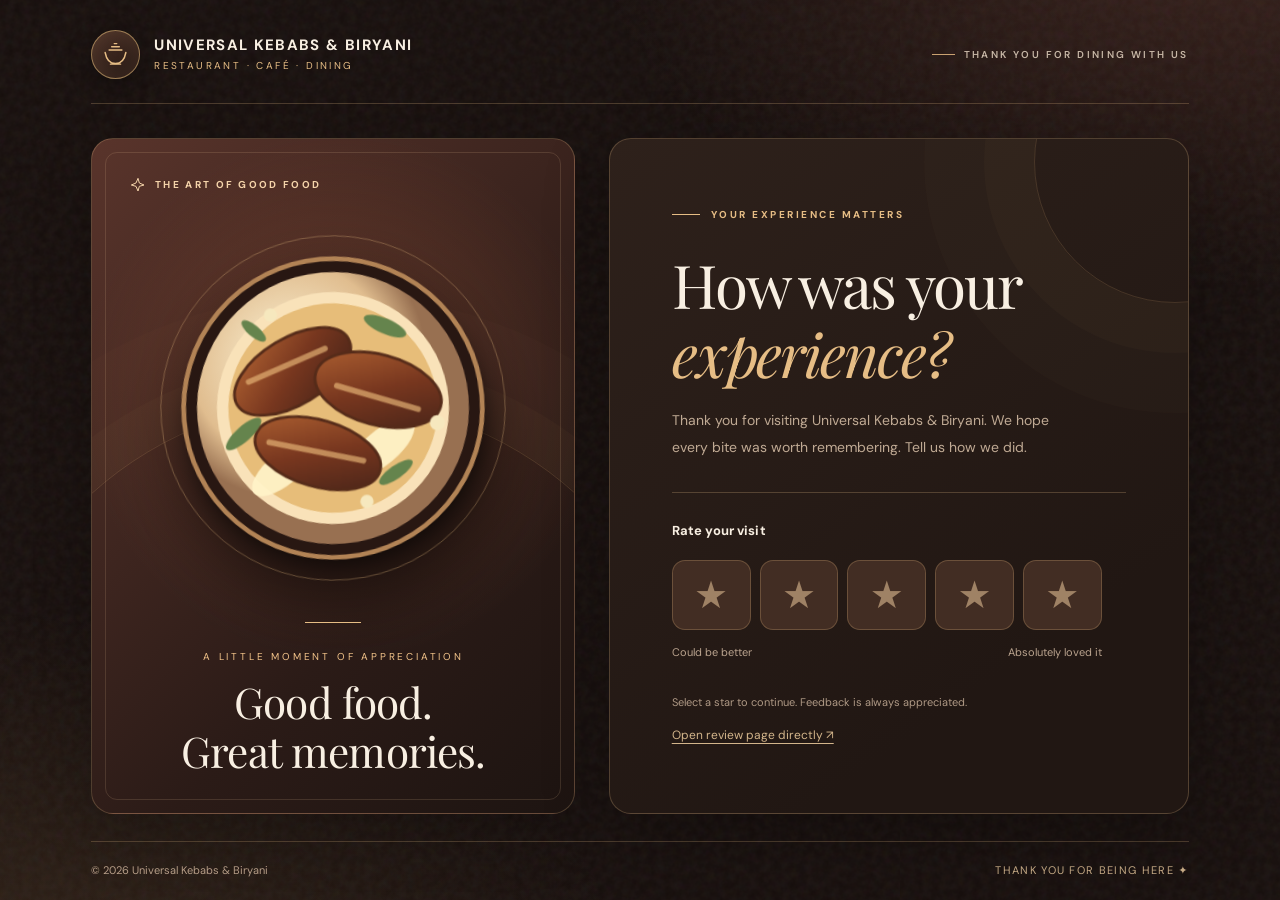
<file: index.html>
<!doctype html>
<html lang="en">
<head>
  <meta charset="utf-8" />
  <meta name="viewport" content="width=device-width,initial-scale=1,viewport-fit=cover" />
  <meta name="theme-color" content="#1a1210" />
  <meta name="description" content="Share your dining experience at Universal Kebabs & Biryani." />
  <title>Share Your Experience | Universal Kebabs & Biryani</title>
  <link rel="preconnect" href="https://fonts.googleapis.com" />
  <link rel="preconnect" href="https://fonts.gstatic.com" crossorigin />
  <link href="https://fonts.googleapis.com/css2?family=DM+Sans:wght@400;500;600;700&family=Playfair+Display:ital,wght@0,400;0,500;0,600;1,400;1,500&display=swap" rel="stylesheet" />
  <link rel="icon" type="image/svg+xml" href="data:image/svg+xml,%3Csvg xmlns='http://www.w3.org/2000/svg' viewBox='0 0 64 64'%3E%3Crect width='64' height='64' rx='14' fill='%231a1210'/%3E%3Cpath d='M15 30Q32 51 49 30' fill='none' stroke='%23dbb27b' stroke-width='5' stroke-linecap='round'/%3E%3Cpath d='M20 24h24M24 18h16' stroke='%23dbb27b' stroke-width='3' stroke-linecap='round'/%3E%3C/svg%3E" />
<style>
:root{color-scheme:dark;--ink:#170f0d;--deep:#201511;--surface:#2a1d18;--sand:#f8efe2;--muted:#c0aa94;--gold:#e6bd85;--goldDeep:#c29157;--line:rgba(240,199,141,.23);--leaf:#76896f;--focus:#f7d69e}
*{box-sizing:border-box}
html{min-height:100%;background:var(--ink);scroll-behavior:smooth}
body{min-height:100vh;margin:0;color:var(--sand);font:400 15px/1.6 'DM Sans',system-ui,sans-serif;background:radial-gradient(ellipse 70% 60% at 95% -10%,#62382e75,transparent 70%),radial-gradient(ellipse 70% 60% at 0% 110%,#48332188,transparent 70%),var(--ink);overflow-x:hidden}
button,input,textarea{font:inherit}button{cursor:pointer}button,a{-webkit-tap-highlight-color:transparent}
button:focus-visible,a:focus-visible,input:focus-visible,textarea:focus-visible{outline:3px solid var(--focus);outline-offset:3px}
::selection{background:#80542f;color:#fff}
.ambient{position:fixed;inset:0;z-index:0;pointer-events:none;opacity:.25;background-image:url("data:image/svg+xml,%3Csvg viewBox='0 0 180 180' xmlns='http://www.w3.org/2000/svg'%3E%3Cfilter id='n'%3E%3CfeTurbulence type='fractalNoise' baseFrequency='.6' numOctaves='3' stitchTiles='stitchTiles'/%3E%3C/filter%3E%3Crect width='100%25' height='100%25' filter='url(%23n)' opacity='.23'/%3E%3C/svg%3E")}
.shell{isolation:isolate;position:relative;z-index:1;max-width:1200px;min-height:100dvh;padding:30px clamp(18px,4vw,52px) 20px;margin:0 auto;display:flex;flex-direction:column}
.topbar{display:flex;align-items:center;justify-content:space-between;gap:20px;padding-bottom:24px;border-bottom:1px solid var(--line)}
.identity{display:flex;align-items:center;gap:14px;text-decoration:none;color:inherit;min-width:0}
.mark{width:49px;height:49px;flex:none;display:grid;place-items:center;border-radius:50%;border:1px solid #d7af75a3;background:linear-gradient(145deg,#4a3026,#241713);box-shadow:inset 0 0 20px #ffd09916,0 7px 23px #0005;color:var(--gold)}
.mark svg{width:31px;height:31px}
.identity-name{font-size:clamp(12px,1.4vw,15px);font-weight:700;letter-spacing:.09em;text-transform:uppercase;line-height:1.45}
.identity-type{display:block;color:var(--gold);font-size:10px;letter-spacing:.24em;margin-top:2px;text-transform:uppercase}
.top-right{font-size:10px;letter-spacing:.24em;font-weight:600;text-transform:uppercase;color:#c7b7a6;display:flex;align-items:center;gap:9px;white-space:nowrap}
.top-right:before{content:'';width:23px;height:1px;background:#c9a271}
.main{flex:1;display:grid;grid-template-columns:minmax(0,.91fr) minmax(0,1.09fr);gap:clamp(18px,2.6vw,35px);padding:clamp(20px,3vw,34px) 0 27px;min-height:650px}
.feature{position:relative;overflow:hidden;border:1px solid var(--line);border-radius:22px;background:radial-gradient(circle at 52% 38%,#8f4c3177,transparent 54%),linear-gradient(135deg,#59342b,#2b1b17 65%,#1d1411);min-height:620px;padding:clamp(26px,3vw,38px);display:flex;flex-direction:column;justify-content:space-between;box-shadow:0 20px 60px #0003}
.feature::before{content:'';inset:13px;position:absolute;border:1px solid #f3ce9f25;border-radius:12px;pointer-events:none}
.feature::after{content:'';position:absolute;border:1px solid #f0bd7c29;inset:auto -25% -46% -25%;aspect-ratio:1;border-radius:50%;box-shadow:0 0 0 43px #eac18d06,0 0 0 106px #eac18d04}
.feature-top,.feature-bottom,.food-art{position:relative;z-index:1}
.feature-top{color:#f5d4aa;font-size:10px;font-weight:700;letter-spacing:.23em;display:flex;align-items:center;gap:9px;text-transform:uppercase}
.feature-top svg{width:16px;height:16px}
.food-art{margin:1rem auto;width:min(96%,420px);filter:drop-shadow(0 36px 35px #0009);transform:rotate(-5deg);transition:transform .6s ease}
.feature:hover .food-art{transform:rotate(0deg) translateY(-5px)}
.food-art svg{display:block;width:100%;height:auto}
.feature-bottom{text-align:center}
.mini-rule{display:block;height:1px;width:56px;background:var(--gold);margin:0 auto 20px}
.feature-bottom .eyebrow{font-size:10px;letter-spacing:.28em;text-transform:uppercase;color:#f3c48a}
.feature-bottom h2{font:400 clamp(30px,3.3vw,43px)/1.15 'Playfair Display',Georgia,serif;margin:11px 0 0;letter-spacing:-.02em}
.panel{position:relative;border:1px solid var(--line);border-radius:22px;background:linear-gradient(145deg,#2e211b,#211713 75%);box-shadow:0 20px 65px #0004;padding:clamp(27px,5.2vw,62px);display:flex;align-items:center;overflow:hidden}
.panel::after{content:'';position:absolute;top:-118px;right:-128px;width:280px;height:280px;border:1px solid #e9ba7b29;border-radius:50%;box-shadow:0 0 0 50px #e9ba7b06,0 0 0 110px #e9ba7b04;pointer-events:none}
.panel-inner{width:100%;position:relative;z-index:1}
.kicker{font-size:10px;color:var(--gold);text-transform:uppercase;letter-spacing:.25em;font-weight:700;display:flex;gap:11px;align-items:center;margin:0 0 27px}
.kicker:before{content:'';background:var(--gold);height:1px;width:28px}
h1{font:400 clamp(40px,4.7vw,66px)/1.15 'Playfair Display',Georgia,serif;letter-spacing:-.035em;margin:0 0 19px}
h1 em{font-weight:400;color:var(--gold);font-style:italic}
.intro{font-size:14px;line-height:1.9;color:var(--muted);max-width:390px;margin:0 0 32px}
.separator{height:1px;background:var(--line);margin-bottom:28px}
.question{font-size:13px;font-weight:700;letter-spacing:.01em;margin:0 0 18px}
.stars{display:grid;grid-template-columns:repeat(5,minmax(0,1fr));gap:9px;max-width:430px}
.star{min-width:0;height:70px;border:1px solid #dcb27a44;background:#422d23;border-radius:13px;color:#9f8265;font-size:38px;line-height:1;display:grid;place-items:center;transition:transform .18s,background .18s,color .18s,border-color .18s,box-shadow .18s;touch-action:manipulation}
.star:hover,.star:focus-visible,.star.is-active{transform:translateY(-3px);border-color:#f6c989;color:#ffd79a;background:#593a27;box-shadow:0 7px 18px #0003}
.star:active{transform:translateY(0) scale(.96)}
.legend{display:flex;align-items:center;justify-content:space-between;gap:10px;color:#baa38e;font-size:11px;margin:14px 0 0;max-width:430px}
.minor{font-size:11px;line-height:1.8;color:#af9985;margin:31px 0 0}
.direct-link{display:inline-flex;margin-top:13px;color:#d3b58b;font-size:12px;text-underline-offset:4px}
.footer{border-top:1px solid var(--line);padding:20px 0 0;color:#b9a08a;font-size:11px;display:flex;justify-content:space-between;align-items:center;gap:18px}
.footer-right{letter-spacing:.12em;text-transform:uppercase;color:#c9ad88}
[hidden]{display:none!important}
.back{border:0;padding:3px 0;background:none;color:#e5b884;font-size:12px;font-weight:700;margin:0 0 30px;display:inline-flex;align-items:center;gap:8px}
.field{margin:0 0 17px}.field label{display:block;font-size:12px;font-weight:700;color:#f5dfc5;margin:0 0 8px}.field textarea,.field input{display:block;width:100%;padding:14px 15px;border:1px solid #d8b4865c;border-radius:11px;background:#17100e;color:#fbecda;outline:none}.field textarea{min-height:135px;resize:vertical;line-height:1.6}.field textarea::placeholder,.field input::placeholder{color:#8f7b6b}
.cta{width:100%;padding:15px 20px;min-height:51px;border-radius:11px;font-size:13px;font-weight:700;border:0;background:linear-gradient(110deg,#f0cb97,#c99963);color:#251509;box-shadow:0 10px 25px #0002}.cta:hover{filter:brightness(1.06)}.cta.alt{background:transparent;color:#f2d7b7;border:1px solid #d8b4865c;margin-top:10px;box-shadow:none}
.notice{font-size:11px;line-height:1.7;color:#baa38d;margin:14px 0 0}.status{min-height:18px;font-size:12px;color:#f0c68a;margin:14px 0 0;line-height:1.6}
.message-box{border:1px solid var(--line);background:#1b130f;border-radius:12px;padding:17px;font-size:12px;white-space:pre-wrap;overflow-wrap:anywhere;margin:20px 0;color:#e9d5bc;line-height:1.8;max-height:210px;overflow:auto}
.mini-link{display:inline-flex;color:#e5b884;margin-top:18px;font-size:12px;text-underline-offset:3px}
@media(max-width:900px){.main{grid-template-columns:1fr;gap:17px;min-height:0;padding-top:20px}.feature{min-height:175px;padding:19px 23px;display:grid;grid-template-columns:1fr 140px;gap:13px;align-items:center}.feature::before{inset:8px}.feature-top{display:none}.food-art{width:140px;grid-column:2;grid-row:1;margin:0}.feature-bottom{grid-row:1;grid-column:1;text-align:left}.mini-rule{margin:0 0 13px}.feature-bottom h2{font-size:27px}.panel{padding:clamp(28px,5vw,50px);min-height:460px}.topbar{padding-bottom:19px}}
@media(max-width:480px){.shell{padding:15px 13px 16px}.mark{height:42px;width:42px}.identity{gap:10px}.identity-name{font-size:11px;letter-spacing:.04em}.identity-type{font-size:9px;letter-spacing:.15em}.top-right{display:none}.main{padding:14px 0 20px;gap:12px}.feature{min-height:141px;padding:14px 16px;grid-template-columns:1fr 111px;border-radius:17px}.food-art{width:112px}.feature-bottom h2{font-size:23px}.feature-bottom .eyebrow{font-size:9px;letter-spacing:.14em}.feature::before{inset:7px;border-radius:10px}.panel{padding:31px 22px;min-height:unset;border-radius:17px}.kicker{margin-bottom:21px}.intro{font-size:13px;line-height:1.75;margin-bottom:26px}h1{font-size:42px}.separator{margin-bottom:24px}.star{height:59px;font-size:33px;border-radius:10px}.stars{gap:6px}.legend{font-size:10px}.minor{margin-top:23px}.footer{padding-top:16px;align-items:flex-start;flex-direction:column;gap:4px;font-size:10px}}
@media(prefers-reduced-motion:reduce){*,*:before,*:after{scroll-behavior:auto!important;transition:none!important}}
</style>
</head>
<body>
<div class="ambient" aria-hidden="true"></div>
<div class="shell">
  <header class="topbar">
    <div class="identity">
      <div class="mark" aria-hidden="true"><svg viewBox="0 0 48 48" fill="none" xmlns="http://www.w3.org/2000/svg"><path d="M8 21c2 11 8 17 16 17s14-6 16-17" stroke="currentColor" stroke-width="2.4" stroke-linecap="round"/><path d="M14 17h20M18 12h12M22 7h4" stroke="currentColor" stroke-width="2" stroke-linecap="round"/><path d="M16 39h16" stroke="currentColor" stroke-width="1.8" stroke-linecap="round"/></svg></div>
      <div><div class="identity-name">Universal Kebabs &amp; Biryani</div><span class="identity-type">Restaurant · Café · Dining</span></div>
    </div>
    <div class="top-right">Thank you for dining with us</div>
  </header>
  <main class="main">
    <aside class="feature" aria-label="Restaurant presentation">
      <div class="feature-top"><svg viewBox="0 0 24 24" fill="none" stroke="currentColor" stroke-width="1.5"><path d="M12 2l2 7 7 3-7 2-2 7-3-7-7-2 7-3z"/></svg> The art of good food</div>
      <div class="food-art" aria-hidden="true">
        <svg viewBox="0 0 410 410" xmlns="http://www.w3.org/2000/svg">
          <defs><radialGradient id="p" cx="36%" cy="32%"><stop stop-color="#fff7db"/><stop offset=".73" stop-color="#e0bd8f"/><stop offset="1" stop-color="#987051"/></radialGradient><linearGradient id="b" x1="0" y1="0" x2="1" y2="1"><stop stop-color="#b36433"/><stop offset=".5" stop-color="#78371f"/><stop offset="1" stop-color="#432218"/></linearGradient><filter id="shadow"><feGaussianBlur stdDeviation="12"/></filter></defs>
          <ellipse cx="208" cy="225" rx="155" ry="143" fill="#0008" filter="url(#shadow)"/>
          <circle cx="205" cy="205" r="181" fill="none" stroke="#e9be8459"/><circle cx="205" cy="205" r="157" fill="#281712" stroke="#b28355" stroke-width="5"/><circle cx="205" cy="205" r="143" fill="url(#p)"/><circle cx="205" cy="205" r="122" fill="#f9e2b9"/><circle cx="205" cy="205" r="110" fill="#e7bd79"/>
          <g fill="#fff3c9" opacity=".92"><ellipse cx="161" cy="150" rx="35" ry="15" transform="rotate(-35 161 150)"/><ellipse cx="252" cy="251" rx="43" ry="18" transform="rotate(-35 252 251)"/><ellipse cx="147" cy="264" rx="40" ry="17" transform="rotate(-35 147 264)"/></g>
          <g fill="url(#b)" stroke="#552b19" stroke-width="3"><ellipse cx="166" cy="163" rx="68" ry="35" transform="rotate(-26 166 163)"/><ellipse cx="254" cy="190" rx="68" ry="37" transform="rotate(20 254 190)"/><ellipse cx="185" cy="251" rx="68" ry="35" transform="rotate(21 185 251)"/></g>
          <g stroke="#e8b677" opacity=".67" stroke-width="6" stroke-linecap="round"><path d="M119 170l83-28M211 182l83 32M135 235l97 28"/></g>
          <g fill="#65844d"><ellipse cx="109" cy="224" rx="24" ry="8" transform="rotate(-37 109 224)"/><ellipse cx="267" cy="124" rx="24" ry="8" transform="rotate(28 267 124)"/><ellipse cx="265" cy="278" rx="21" ry="7" transform="rotate(-30 265 278)"/><ellipse cx="129" cy="117" rx="16" ry="6" transform="rotate(45 129 117)"/></g>
          <g fill="#f6e8be"><circle cx="148" cy="102" r="7"/><circle cx="313" cy="230" r="8"/><circle cx="232" cy="306" r="7"/></g>
        </svg>
      </div>
      <div class="feature-bottom"><span class="mini-rule"></span><span class="eyebrow">A little moment of appreciation</span><h2>Good food.<br/>Great memories.</h2></div>
    </aside>
    <section class="panel" aria-label="Customer feedback">
      <div class="panel-inner" id="ratingScreen">
        <p class="kicker">Your experience matters</p>
        <h1>How was your<br/><em>experience?</em></h1>
        <p class="intro">Thank you for visiting Universal Kebabs &amp; Biryani. We hope every bite was worth remembering. Tell us how we did.</p>
        <div class="separator"></div>
        <p class="question">Rate your visit</p>
        <div class="stars" role="group" aria-label="Rate your experience from one to five stars">
          <button class="star" type="button" data-rating="1" aria-label="1 star" aria-pressed="false">★</button>
          <button class="star" type="button" data-rating="2" aria-label="2 stars" aria-pressed="false">★</button>
          <button class="star" type="button" data-rating="3" aria-label="3 stars" aria-pressed="false">★</button>
          <button class="star" type="button" data-rating="4" aria-label="4 stars" aria-pressed="false">★</button>
          <button class="star" type="button" data-rating="5" aria-label="5 stars" aria-pressed="false">★</button>
        </div>
        <div class="legend"><span>Could be better</span><span>Absolutely loved it</span></div>
        <p class="minor">Select a star to continue. Feedback is always appreciated.</p>
        <a class="direct-link" id="openReviewAny" href="https://share.google/H53vvxT1HA1xpE5YY" rel="noopener noreferrer">Open review page directly ↗</a>
      </div>
      <div class="panel-inner" id="privateScreen" hidden>
        <button type="button" class="back" id="backToRating">← Change rating</button>
        <p class="kicker">Private message to the team</p>
        <h1>Help us make<br/><em>it better.</em></h1>
        <p class="intro">Tell us what we can improve. This message is private feedback, not a public review.</p>
        <form id="feedbackForm">
          <div class="field"><label for="message">Your feedback <span aria-hidden="true">*</span></label><textarea id="message" required maxlength="2000" placeholder="Tell us about your visit..." autocomplete="off"></textarea></div>
          <div class="field"><label for="name">Your name (optional)</label><input id="name" maxlength="100" placeholder="How should we address you?" autocomplete="name" /></div>
          <button type="submit" class="cta">Prepare private feedback →</button>
          <p class="notice">This page prepares your feedback for sharing; it does not automatically send it to the restaurant.</p>
          <p id="formStatus" class="status" role="status" aria-live="polite"></p>
        </form>
        <a class="mini-link" href="https://share.google/H53vvxT1HA1xpE5YY" rel="noopener noreferrer">Prefer to leave a public review? ↗</a>
      </div>
      <div class="panel-inner" id="shareScreen" hidden>
        <button type="button" class="back" id="backToFeedback">← Edit feedback</button>
        <p class="kicker">Your message is prepared</p>
        <h1>Thank you for<br/><em>telling us.</em></h1>
        <p class="intro">Your feedback is ready. You can share it through your device or copy and send it to the restaurant.</p>
        <div class="message-box" id="preparedMessage" role="region" aria-label="Prepared feedback text"></div>
        <button type="button" class="cta" id="shareBtn">Share feedback</button>
        <button type="button" class="cta alt" id="copyBtn">Copy message</button>
        <p class="status" id="shareStatus" role="status" aria-live="polite"></p>
        <a class="mini-link" href="https://share.google/H53vvxT1HA1xpE5YY" rel="noopener noreferrer">Or leave a public review ↗</a>
      </div>
    </section>
  </main>
  <footer class="footer"><span>© <span id="year"></span> Universal Kebabs &amp; Biryani</span><span class="footer-right">Thank you for being here ✦</span></footer>
</div>
<script>
'use strict';
// EDIT THIS VALUE to change the destination for 4- or 5-star taps.
const SETTINGS = Object.freeze({reviewURL:'https://share.google/H53vvxT1HA1xpE5YY'});
const ratingScreen=document.getElementById('ratingScreen');
const privateScreen=document.getElementById('privateScreen');
const shareScreen=document.getElementById('shareScreen');
const screens=[ratingScreen,privateScreen,shareScreen];
const stars=Array.from(document.querySelectorAll('[data-rating]'));
const messageField=document.getElementById('message');
let chosenRating=0;
let preparedText='';
function showScreen(n){screens.forEach((el,i)=>el.hidden=i!==n);window.scrollTo({top:0,behavior:'instant'});}
function highlight(n){stars.forEach((star)=>{const value=Number(star.dataset.rating);star.classList.toggle('is-active',value<=n);star.setAttribute('aria-pressed',String(value===chosenRating));});}
function chooseRating(n){chosenRating=n;highlight(n);if(n>=4){window.location.assign(SETTINGS.reviewURL);return;}showScreen(1);messageField.focus();}
stars.forEach((star)=>{
  const n=Number(star.dataset.rating);
  star.addEventListener('click',()=>chooseRating(n));
  star.addEventListener('mouseenter',()=>highlight(n));
  star.addEventListener('focus',()=>highlight(n));
});
document.querySelector('.stars').addEventListener('mouseleave',()=>highlight(chosenRating));
document.querySelector('.stars').addEventListener('focusout',(event)=>{if(!event.currentTarget.contains(event.relatedTarget))highlight(chosenRating);});
document.getElementById('backToRating').addEventListener('click',()=>showScreen(0));
document.getElementById('backToFeedback').addEventListener('click',()=>showScreen(1));
document.getElementById('year').textContent=String(new Date().getFullYear());
document.getElementById('feedbackForm').addEventListener('submit',(event)=>{
  event.preventDefault();
  if(!event.currentTarget.reportValidity())return;
  const msg=messageField.value.trim();
  if(!msg){document.getElementById('formStatus').textContent='Please enter your feedback.';return;}
  const name=document.getElementById('name').value.trim();
  preparedText=`Universal Kebabs & Biryani — Private Feedback\nRating: ${chosenRating}/5\n${name?`Name: ${name}\n`:''}Feedback: ${msg}`;
  document.getElementById('preparedMessage').textContent=preparedText;
  document.getElementById('shareStatus').textContent='';
  showScreen(2);
});
document.getElementById('shareBtn').addEventListener('click',async()=>{
  const status=document.getElementById('shareStatus');
  if(typeof navigator.share!=='function'){status.textContent='Sharing is unavailable on this device. Use Copy message instead.';return;}
  try{await navigator.share({title:'Universal Kebabs & Biryani feedback',text:preparedText});status.textContent='Shared with the selected app. Please verify delivery to the restaurant.';}
  catch(error){status.textContent=error.name==='AbortError'?'Sharing cancelled.':'Sharing unavailable. Use Copy message instead.';}
});
document.getElementById('copyBtn').addEventListener('click',async()=>{
  const status=document.getElementById('shareStatus');
  try{
    if(navigator.clipboard&&window.isSecureContext){await navigator.clipboard.writeText(preparedText);}
    else{const temp=document.createElement('textarea');temp.value=preparedText;temp.setAttribute('readonly','');temp.style.cssText='position:fixed;left:-99999px;top:0';document.body.appendChild(temp);temp.select();const worked=document.execCommand('copy');temp.remove();if(!worked)throw new Error('Copy failed');}
    status.textContent='Copied! Paste the message into your preferred messaging app.';
  }catch(_){status.textContent='Copy was blocked. Select the message text above and copy it manually.';}
});
</script>
</body>
</html>
</file>
